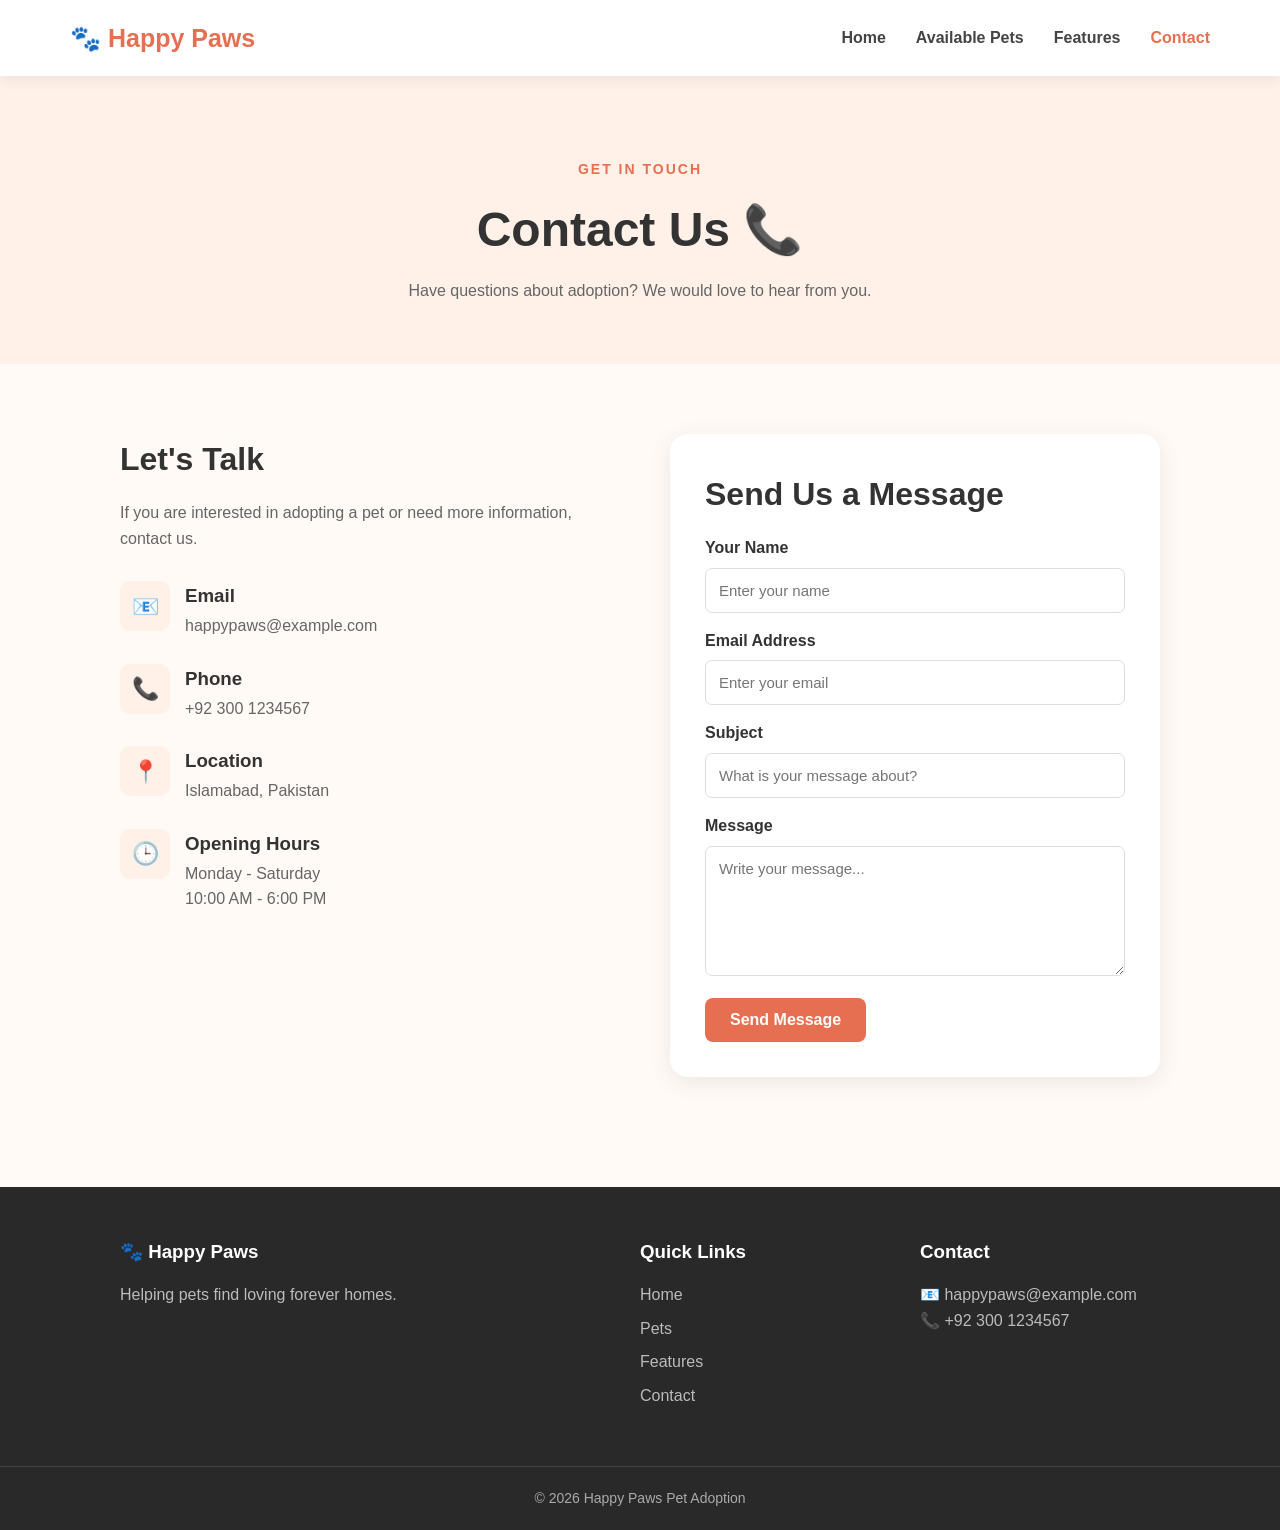
<file: contact.html>
<!DOCTYPE html>
<html lang="en">

<head>

    <meta charset="UTF-8">

    <meta name="viewport"
          content="width=device-width, initial-scale=1.0">

    <title>Contact - Happy Paws</title>

    <link rel="stylesheet" href="style.css">

</head>


<body>


    <!-- Navigation -->

    <header>

        <nav class="navbar">

            <div class="logo">
                🐾 Happy Paws
            </div>

            <ul class="nav-links">

                <li>
                    <a href="index.html">
                        Home
                    </a>
                </li>

                <li>
                    <a href="pets.html">
                        Available Pets
                    </a>
                </li>

                <li>
                    <a href="features.html">
                        Features
                    </a>
                </li>

                <li>
                    <a href="contact.html"
                       class="active">
                        Contact
                    </a>
                </li>

            </ul>

            <button class="menu-btn"
                    onclick="toggleMenu()">
                ☰
            </button>

        </nav>

    </header>


    <!-- Header -->

    <section class="page-header">

        <span class="small-heading">
            GET IN TOUCH
        </span>

        <h1>Contact Us 📞</h1>

        <p>
            Have questions about adoption?
            We would love to hear from you.
        </p>

    </section>


    <!-- Contact -->

    <section class="contact-container">


        <!-- Contact Information -->

        <div class="contact-info">

            <h2>Let's Talk</h2>

            <p>
                If you are interested in adopting a pet
                or need more information, contact us.
            </p>


            <div class="contact-item">

                <div class="contact-icon">
                    📧
                </div>

                <div>
                    <h3>Email</h3>
                    <p>happypaws@example.com</p>
                </div>

            </div>


            <div class="contact-item">

                <div class="contact-icon">
                    📞
                </div>

                <div>
                    <h3>Phone</h3>
                    <p>+92 300 1234567</p>
                </div>

            </div>


            <div class="contact-item">

                <div class="contact-icon">
                    📍
                </div>

                <div>
                    <h3>Location</h3>
                    <p>Islamabad, Pakistan</p>
                </div>

            </div>


            <div class="contact-item">

                <div class="contact-icon">
                    🕒
                </div>

                <div>
                    <h3>Opening Hours</h3>
                    <p>Monday - Saturday</p>
                    <p>10:00 AM - 6:00 PM</p>
                </div>

            </div>

        </div>


        <!-- Contact Form -->

        <div class="contact-form">

            <h2>Send Us a Message</h2>

            <form onsubmit="submitForm(event)">

                <label for="name">
                    Your Name
                </label>

                <input
                    type="text"
                    id="name"
                    placeholder="Enter your name"
                    required>


                <label for="email">
                    Email Address
                </label>

                <input
                    type="email"
                    id="email"
                    placeholder="Enter your email"
                    required>


                <label for="subject">
                    Subject
                </label>

                <input
                    type="text"
                    id="subject"
                    placeholder="What is your message about?"
                    required>


                <label for="message">
                    Message
                </label>

                <textarea
                    id="message"
                    rows="6"
                    placeholder="Write your message..."
                    required></textarea>


                <button
                    type="submit"
                    class="btn">

                    Send Message

                </button>

            </form>

        </div>


    </section>


    <!-- Footer -->

    <footer>

        <div class="footer-content">

            <div>

                <h3>🐾 Happy Paws</h3>

                <p>
                    Helping pets find loving forever homes.
                </p>

            </div>


            <div>

                <h3>Quick Links</h3>

                <a href="index.html">Home</a>
                <a href="pets.html">Pets</a>
                <a href="features.html">Features</a>
                <a href="contact.html">Contact</a>

            </div>


            <div>

                <h3>Contact</h3>

                <p>📧 happypaws@example.com</p>
                <p>📞 +92 300 1234567</p>

            </div>

        </div>


        <div class="copyright">

            © 2026 Happy Paws Pet Adoption

        </div>

    </footer>


    <script src="script.js"></script>

</body>

</html>
</file>
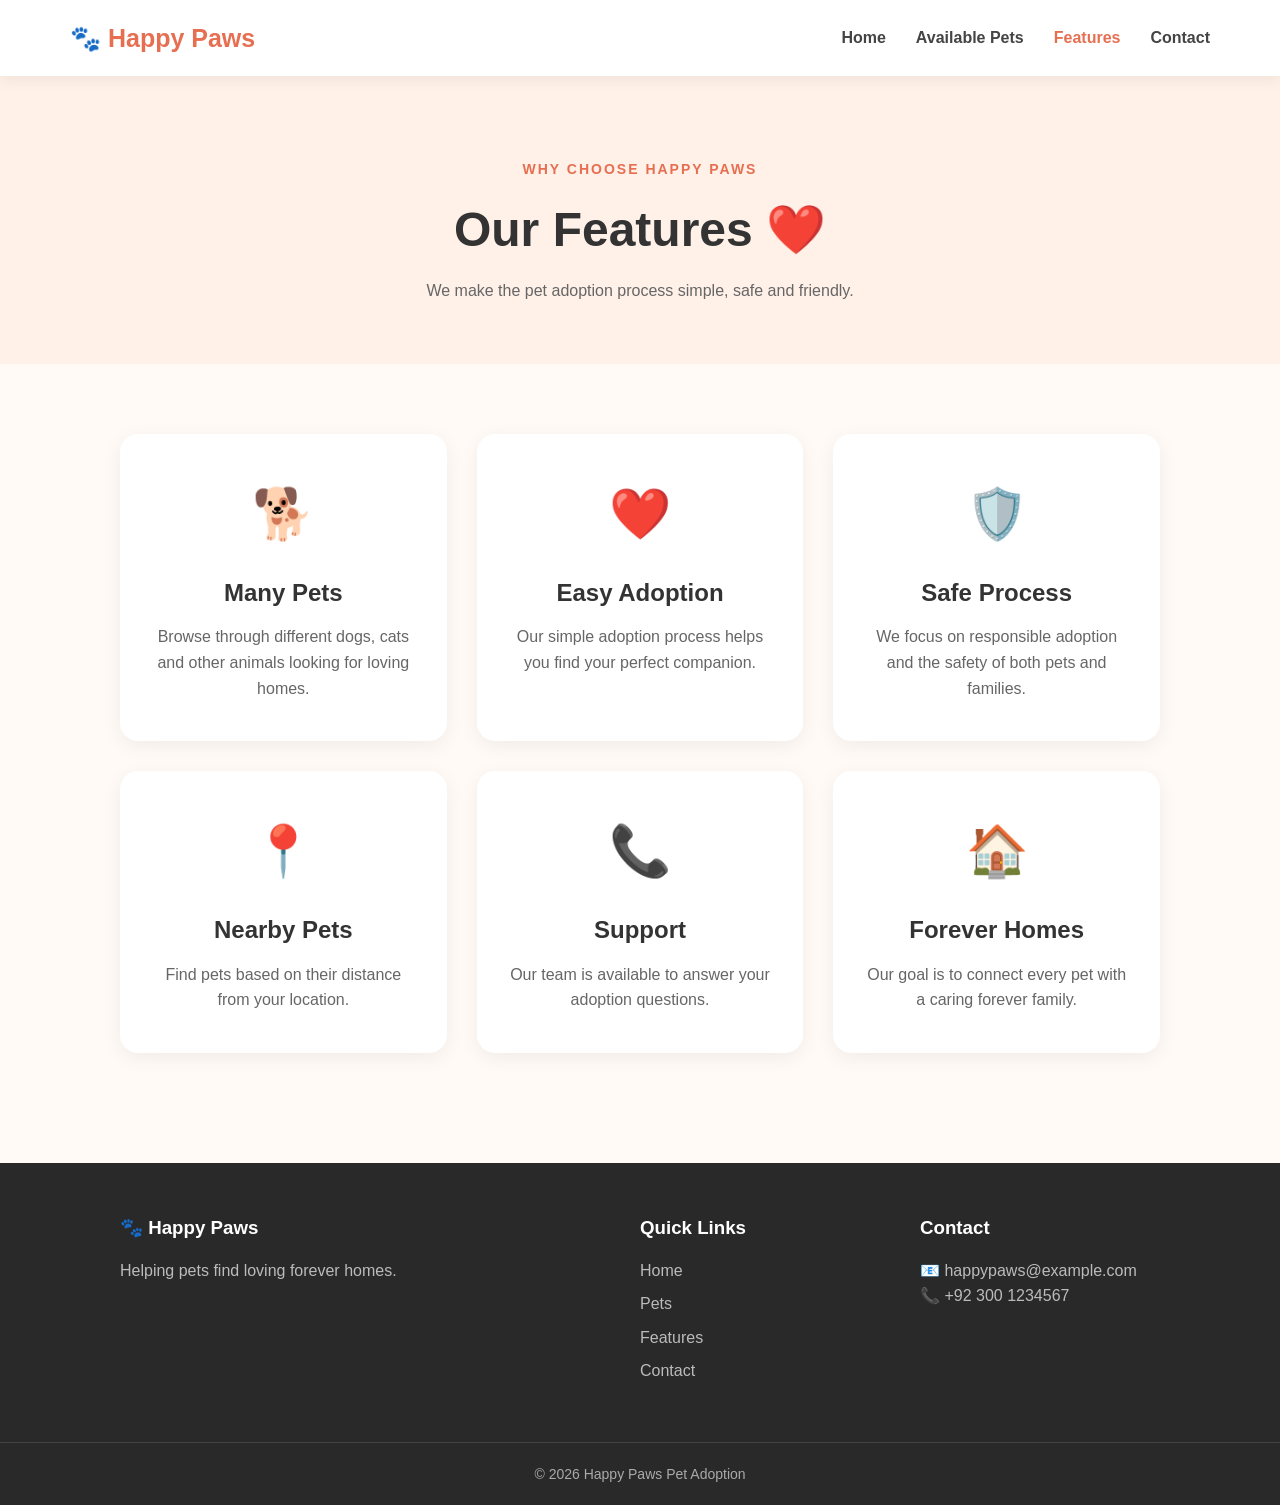
<file: features.html>
<!DOCTYPE html>
<html lang="en">

<head>

    <meta charset="UTF-8">

    <meta name="viewport"
          content="width=device-width, initial-scale=1.0">

    <title>Features - Happy Paws</title>

    <link rel="stylesheet" href="style.css">

</head>


<body>


    <!-- Navigation -->

    <header>

        <nav class="navbar">

            <div class="logo">
                🐾 Happy Paws
            </div>

            <ul class="nav-links">

                <li>
                    <a href="index.html">
                        Home
                    </a>
                </li>

                <li>
                    <a href="pets.html">
                        Available Pets
                    </a>
                </li>

                <li>
                    <a href="features.html"
                       class="active">
                        Features
                    </a>
                </li>

                <li>
                    <a href="contact.html">
                        Contact
                    </a>
                </li>

            </ul>

            <button class="menu-btn"
                    onclick="toggleMenu()">
                ☰
            </button>

        </nav>

    </header>


    <!-- Header -->

    <section class="page-header">

        <span class="small-heading">
            WHY CHOOSE HAPPY PAWS
        </span>

        <h1>Our Features ❤️</h1>

        <p>
            We make the pet adoption process simple,
            safe and friendly.
        </p>

    </section>


    <!-- Features -->

    <section class="features-container">


        <div class="feature-card">

            <div class="feature-icon">
                🐕
            </div>

            <h2>Many Pets</h2>

            <p>
                Browse through different dogs,
                cats and other animals looking
                for loving homes.
            </p>

        </div>


        <div class="feature-card">

            <div class="feature-icon">
                ❤️
            </div>

            <h2>Easy Adoption</h2>

            <p>
                Our simple adoption process helps
                you find your perfect companion.
            </p>

        </div>


        <div class="feature-card">

            <div class="feature-icon">
                🛡️
            </div>

            <h2>Safe Process</h2>

            <p>
                We focus on responsible adoption
                and the safety of both pets and families.
            </p>

        </div>


        <div class="feature-card">

            <div class="feature-icon">
                📍
            </div>

            <h2>Nearby Pets</h2>

            <p>
                Find pets based on their distance
                from your location.
            </p>

        </div>


        <div class="feature-card">

            <div class="feature-icon">
                📞
            </div>

            <h2>Support</h2>

            <p>
                Our team is available to answer
                your adoption questions.
            </p>

        </div>


        <div class="feature-card">

            <div class="feature-icon">
                🏠
            </div>

            <h2>Forever Homes</h2>

            <p>
                Our goal is to connect every pet
                with a caring forever family.
            </p>

        </div>


    </section>


    <!-- Footer -->

    <footer>

        <div class="footer-content">

            <div>

                <h3>🐾 Happy Paws</h3>

                <p>
                    Helping pets find loving forever homes.
                </p>

            </div>


            <div>

                <h3>Quick Links</h3>

                <a href="index.html">Home</a>
                <a href="pets.html">Pets</a>
                <a href="features.html">Features</a>
                <a href="contact.html">Contact</a>

            </div>


            <div>

                <h3>Contact</h3>

                <p>📧 happypaws@example.com</p>
                <p>📞 +92 300 1234567</p>

            </div>

        </div>


        <div class="copyright">

            © 2026 Happy Paws Pet Adoption

        </div>

    </footer>


    <script src="script.js"></script>

</body>

</html>
</file>
<file: style.css>
/*Muhammad i263111*/

/* =========================================
   HAPPY PAWS PET ADOPTION
   Main CSS
========================================= */


/* ---------- General ---------- */

* {
    margin: 0;
    padding: 0;
    box-sizing: border-box;
}


html {
    scroll-behavior: smooth;
}


body {
    font-family: Arial, Helvetica, sans-serif;
    background-color: #fffaf5;
    color: #333;
    line-height: 1.6;
}


a {
    text-decoration: none;
}


img {
    max-width: 100%;
    display: block;
}


/* ---------- Navigation ---------- */

header {
    background-color: white;
    box-shadow: 0 2px 15px rgba(0, 0, 0, 0.08);
    position: sticky;
    top: 0;
    z-index: 1000;
}


.navbar {
    max-width: 1200px;
    margin: auto;

    padding: 18px 30px;

    display: flex;
    justify-content: space-between;
    align-items: center;
}


.logo {
    font-size: 25px;
    font-weight: bold;
    color: #e76f51;
}


.nav-links {
    list-style: none;

    display: flex;
    gap: 30px;
}


.nav-links a {
    color: #444;
    font-weight: 600;

    transition: 0.3s;
}


.nav-links a:hover,
.nav-links a.active {
    color: #e76f51;
}


.menu-btn {
    display: none;

    border: none;
    background: none;

    font-size: 25px;
    cursor: pointer;
}


/* ---------- Buttons ---------- */

.btn {
    display: inline-block;

    background-color: #e76f51;
    color: white;

    border: none;
    border-radius: 8px;

    padding: 13px 25px;

    font-size: 16px;
    font-weight: bold;

    cursor: pointer;

    transition: 0.3s;
}


.btn:hover {
    background-color: #d45b40;

    transform: translateY(-2px);
}


.secondary-btn {
    background-color: transparent;
    color: #e76f51;

    border: 2px solid #e76f51;
}


.secondary-btn:hover {
    color: white;
    background-color: #e76f51;
}


/* ---------- Hero ---------- */

.hero {
    max-width: 1200px;

    margin: auto;

    padding: 80px 30px;

    display: grid;

    grid-template-columns: 1fr 1fr;

    gap: 60px;

    align-items: center;
}


.small-heading {
    color: #e76f51;

    font-size: 14px;

    font-weight: bold;

    letter-spacing: 2px;
}


.hero h1 {
    font-size: 58px;

    line-height: 1.1;

    margin: 15px 0 20px;
}


.hero h1 span {
    color: #e76f51;
}


.hero p {
    color: #666;

    font-size: 18px;

    max-width: 550px;

    margin-bottom: 30px;
}


.hero-buttons {
    display: flex;

    gap: 15px;

    flex-wrap: wrap;
}


.hero-image img {
    width: 100%;

    height: 500px;

    object-fit: cover;

    border-radius: 30px;

    box-shadow: 0 15px 35px rgba(0,0,0,0.15);
}


/* ---------- Introduction ---------- */

.intro {
    background-color: white;

    text-align: center;

    padding: 80px 30px;
}


.intro > p {
    max-width: 700px;

    margin: 15px auto 40px;

    color: #666;
}


.intro h2 {
    font-size: 36px;
}


.intro-cards {
    max-width: 1100px;

    margin: auto;

    display: grid;

    grid-template-columns: repeat(3, 1fr);

    gap: 25px;
}


.intro-card {
    padding: 35px 25px;

    border-radius: 15px;

    background-color: #fffaf5;

    transition: 0.3s;
}


.intro-card:hover {
    transform: translateY(-8px);

    box-shadow: 0 10px 25px rgba(0,0,0,0.08);
}


.intro-card .icon {
    font-size: 45px;

    margin-bottom: 15px;
}


.intro-card h3 {
    margin-bottom: 10px;

    font-size: 22px;
}


.intro-card p {
    color: #666;
}


/* ---------- Featured Pet ---------- */

.featured {
    max-width: 1100px;

    margin: auto;

    padding: 90px 30px;

    display: grid;

    grid-template-columns: 1fr 1fr;

    gap: 60px;

    align-items: center;
}


.featured-image img {
    height: 450px;

    width: 100%;

    object-fit: cover;

    border-radius: 25px;
}


.featured-content h2 {
    font-size: 42px;

    margin: 10px 0 20px;
}


.featured-content > p {
    color: #666;

    margin-bottom: 25px;
}


.pet-details {
    display: flex;

    gap: 15px;

    margin-bottom: 30px;
}


.pet-details div {
    background-color: #fff;

    padding: 15px;

    border-radius: 10px;

    min-width: 100px;
}


.pet-details strong,
.pet-details span {
    display: block;
}


.pet-details strong {
    color: #e76f51;
}


.pet-details span {
    color: #555;

    font-size: 14px;
}


/* ---------- Page Header ---------- */

.page-header {
    text-align: center;

    padding: 80px 30px 60px;

    background-color: #fff0e8;
}


.page-header h1 {
    font-size: 48px;

    margin: 10px 0;
}


.page-header p {
    color: #666;

    max-width: 650px;

    margin: auto;
}


/* ---------- Pet Search ---------- */

.pet-search {
    max-width: 800px;

    margin: 40px auto 20px;

    padding: 0 30px;
}


.pet-search input {
    width: 100%;

    padding: 16px 20px;

    border: 2px solid #eee;

    border-radius: 10px;

    font-size: 16px;

    outline: none;
}


.pet-search input:focus {
    border-color: #e76f51;
}


/* ---------- Pets ---------- */

.pets-container {
    max-width: 1100px;

    margin: auto;

    padding: 30px;

    display: grid;

    grid-template-columns: repeat(2, 1fr);

    gap: 30px;
}


.pet-card {
    background-color: white;

    border-radius: 18px;

    overflow: hidden;

    box-shadow: 0 5px 20px rgba(0,0,0,0.08);

    transition: 0.3s;
}


.pet-card:hover {
    transform: translateY(-7px);

    box-shadow: 0 12px 30px rgba(0,0,0,0.12);
}


.pet-card > img {
    width: 100%;

    height: 300px;

    object-fit: cover;
}


.pet-info {
    padding: 25px;
}


.pet-info h2 {
    margin-bottom: 10px;
}


.pet-info p {
    color: #666;

    margin-bottom: 18px;
}


.pet-tags {
    display: flex;

    gap: 8px;

    flex-wrap: wrap;

    margin-bottom: 20px;
}


.pet-tags span {
    background-color: #fff0e8;

    color: #e76f51;

    padding: 6px 12px;

    border-radius: 20px;

    font-size: 13px;

    font-weight: bold;
}


/* ---------- Features ---------- */

.features-container {
    max-width: 1100px;

    margin: auto;

    padding: 70px 30px;

    display: grid;

    grid-template-columns: repeat(3, 1fr);

    gap: 30px;
}


.feature-card {
    background-color: white;

    padding: 40px 30px;

    text-align: center;

    border-radius: 18px;

    box-shadow: 0 5px 20px rgba(0,0,0,0.06);

    transition: 0.3s;
}


.feature-card:hover {
    transform: translateY(-8px);

    box-shadow: 0 12px 30px rgba(0,0,0,0.1);
}


.feature-icon {
    font-size: 50px;

    margin-bottom: 20px;
}


.feature-card h2 {
    margin-bottom: 12px;
}


.feature-card p {
    color: #666;
}


/* ---------- Contact ---------- */

.contact-container {
    max-width: 1100px;

    margin: auto;

    padding: 70px 30px;

    display: grid;

    grid-template-columns: 1fr 1fr;

    gap: 60px;
}


.contact-info h2,
.contact-form h2 {
    font-size: 32px;

    margin-bottom: 15px;
}


.contact-info > p {
    color: #666;

    margin-bottom: 30px;
}


.contact-item {
    display: flex;

    gap: 15px;

    margin-bottom: 25px;

    align-items: flex-start;
}


.contact-icon {
    background-color: #fff0e8;

    width: 50px;

    height: 50px;

    display: flex;

    align-items: center;

    justify-content: center;

    border-radius: 10px;

    font-size: 22px;
}


.contact-item h3 {
    margin-bottom: 2px;
}


.contact-item p {
    color: #666;
}


.contact-form {
    background-color: white;

    padding: 35px;

    border-radius: 18px;

    box-shadow: 0 5px 25px rgba(0,0,0,0.08);
}


.contact-form label {
    display: block;

    margin: 15px 0 7px;

    font-weight: bold;
}


.contact-form input,
.contact-form textarea {
    width: 100%;

    padding: 13px;

    border: 1px solid #ddd;

    border-radius: 7px;

    font-family: inherit;

    font-size: 15px;

    outline: none;
}


.contact-form input:focus,
.contact-form textarea:focus {
    border-color: #e76f51;
}


.contact-form textarea {
    resize: vertical;

    margin-bottom: 15px;
}


/* ---------- Footer ---------- */

footer {
    background-color: #292929;

    color: white;

    margin-top: 40px;
}


.footer-content {
    max-width: 1100px;

    margin: auto;

    padding: 50px 30px;

    display: grid;

    grid-template-columns: 2fr 1fr 1fr;

    gap: 40px;
}


.footer-content h3 {
    margin-bottom: 15px;
}


.footer-content p {
    color: #bbb;
}


.footer-content a {
    display: block;

    color: #bbb;

    margin-bottom: 8px;

    transition: 0.3s;
}


.footer-content a:hover {
    color: #e76f51;
}


.copyright {
    border-top: 1px solid #444;

    text-align: center;

    padding: 20px;

    color: #aaa;

    font-size: 14px;
}


/* ---------- Responsive ---------- */

@media (max-width: 800px) {

    .nav-links {
        display: none;

        position: absolute;

        top: 70px;

        left: 0;

        width: 100%;

        background-color: white;

        flex-direction: column;

        padding: 20px 30px;

        box-shadow: 0 5px 15px rgba(0,0,0,0.1);
    }


    .nav-links.show {
        display: flex;
    }


    .menu-btn {
        display: block;
    }


    .hero,
    .featured,
    .contact-container {
        grid-template-columns: 1fr;
    }


    .hero {
        padding-top: 50px;
    }


    .hero h1 {
        font-size: 42px;
    }


    .intro-cards,
    .features-container {
        grid-template-columns: 1fr;
    }


    .pets-container {
        grid-template-columns: 1fr;
    }


    .footer-content {
        grid-template-columns: 1fr;
    }


    .featured-image {
        order: 1;
    }


    .featured-content {
        order: 2;
    }

}


@media (max-width: 500px) {

    .navbar {
        padding: 15px 20px;
    }


    .hero,
    .featured {
        padding-left: 20px;
        padding-right: 20px;
    }


    .hero h1 {
        font-size: 36px;
    }


    .page-header h1 {
        font-size: 36px;
    }


    .hero-image img {
        height: 350px;
    }


    .featured-image img {
        height: 350px;
    }


    .pet-details {
        flex-direction: column;
    }

}
</file>
